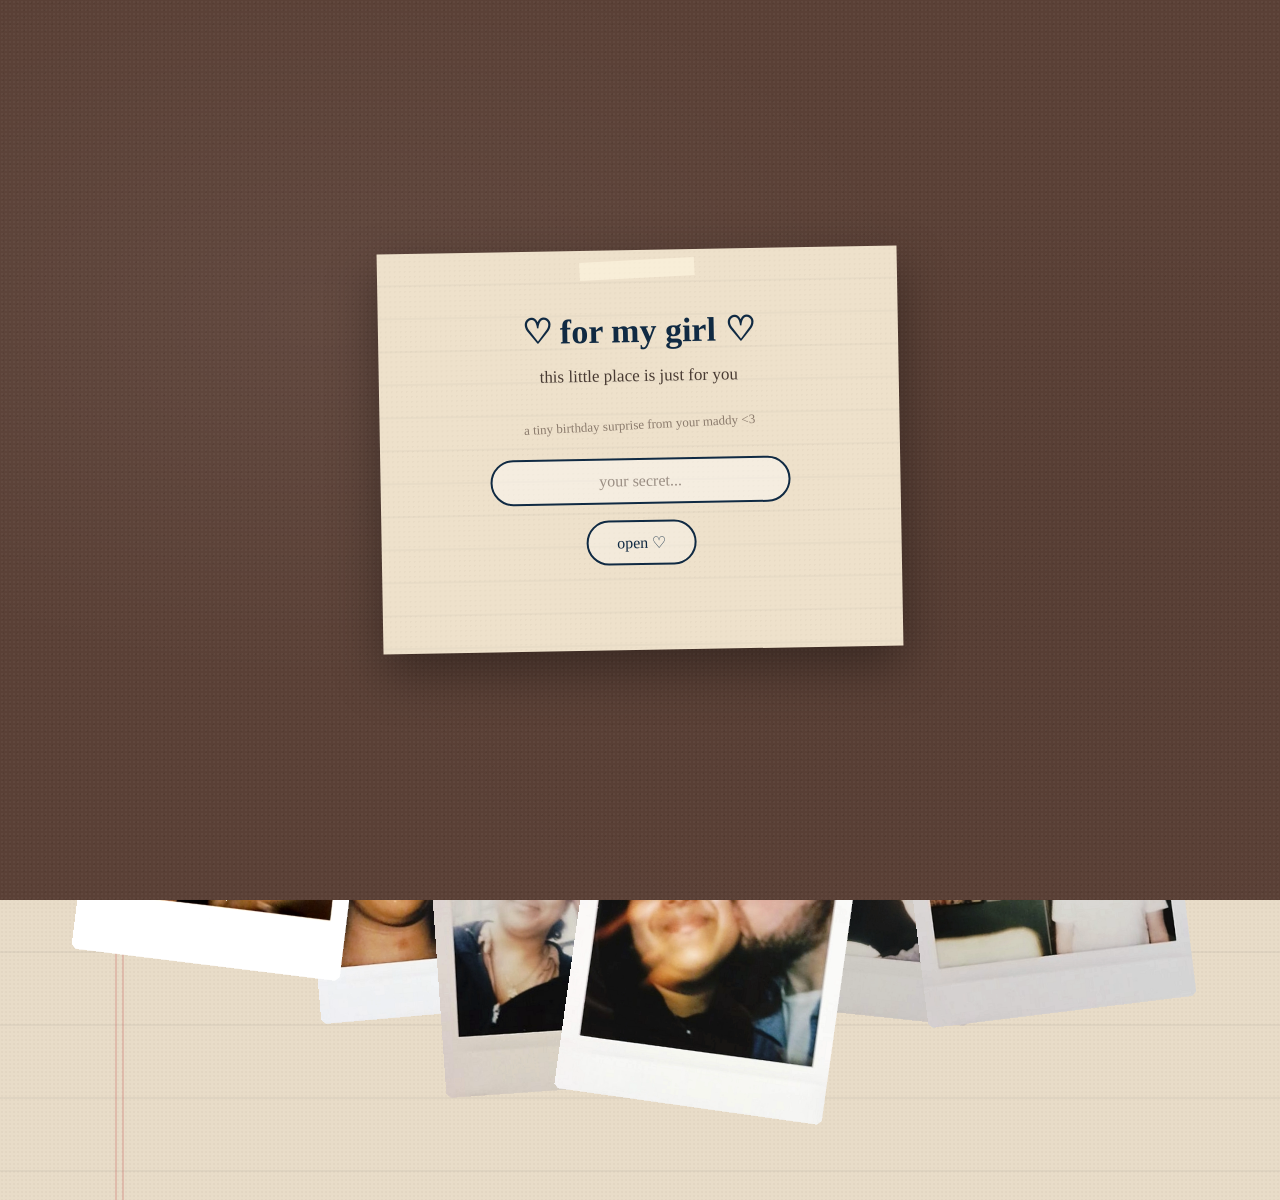
<file: index.html>
<!DOCTYPE html>
<html lang="en">

<head>
    <meta charset="UTF-8">
    <meta name="viewport" content="width=device-width, initial-scale=1.0">

    <title>Happy Birthday, Shi ♡</title>

    <link rel="stylesheet" href="you_got_style.css">

    <style>

        .password-gate {
            position: fixed;
            inset: 0;
            z-index: 9999;
            display: flex;
            justify-content: center;
            align-items: center;
            padding: 25px;
            box-sizing: border-box;

            background-color: #5a4036;

            background-image:
                radial-gradient(
                    rgba(255,255,255,.035) 1px,
                    transparent 1px
                ),
                radial-gradient(
                    rgba(25,15,10,.065) 1px,
                    transparent 1px
                ),
                radial-gradient(
                    ellipse at 25% 35%,
                    rgba(255,255,255,.045),
                    transparent 45%
                ),
                radial-gradient(
                    ellipse at 75% 65%,
                    rgba(25,15,10,.06),
                    transparent 50%
                );

            background-size:
                4px 4px,
                7px 7px,
                100% 100%,
                100% 100%;

            transition:
                opacity .5s ease,
                visibility .5s ease;
        }

        .password-gate.hidden {
            opacity: 0;
            visibility: hidden;
            pointer-events: none;
        }

        .password-paper {
            position: relative;
            width: min(520px, 92vw);
            padding: 60px 45px 50px;
            box-sizing: border-box;
            text-align: center;

            background-color: #eee1cb;

            background-image:
                repeating-linear-gradient(
                    to bottom,
                    transparent 0,
                    transparent 31px,
                    rgba(90,90,90,.08) 32px,
                    transparent 33px
                ),
                radial-gradient(
                    rgba(80,60,40,.035) 1px,
                    transparent 1px
                );

            background-size:
                auto,
                5px 5px;

            box-shadow:
                0 20px 50px rgba(0,0,0,.35);

            transform: rotate(-1deg);

            animation:
                passwordPaperAppear .8s ease;
        }

        .password-paper.shake {
            animation: passwordShake .45s ease;
        }

        .password-paper::before {
            content: "";
            position: absolute;
            top: 10px;
            left: 50%;

            width: 115px;
            height: 18px;

            transform:
                translateX(-50%)
                rotate(-2deg);

            background:
                rgba(255,247,225,.6);
        }

        .password-title {
            margin: 0 0 12px;

            font-family: "Segoe Print", cursive;
            font-size: 34px;
            color: #102A43;
        }

        .password-subtitle {
            margin: 0 auto 28px;

            max-width: 360px;

            font-family: "Segoe Print", cursive;
            font-size: 17px;
            line-height: 1.6;
            color: #493b33;
        }

        .password-little-note {
            margin: 0 0 25px;

            font-family: "Segoe Print", cursive;
            font-size: 13px;
            color: #6b5a4e;

            opacity: .75;

            transform: rotate(-2deg);
        }

        .password-form {
            display: flex;
            flex-direction: column;
            align-items: center;
        }

        .password-input {
            width: min(300px, 80vw);

            padding: 12px 18px;
            box-sizing: border-box;

            border: 2px solid #102A43;
            border-radius: 25px;

            outline: none;

            background: rgba(255,255,255,.4);
            color: #102A43;

            font-family: "Segoe Print", cursive;
            font-size: 16px;
            text-align: center;

            transition:
                background-color .25s ease,
                box-shadow .25s ease,
                transform .25s ease;
        }

        .password-input:focus {
            background: rgba(255,255,255,.65);

            box-shadow:
                0 5px 12px rgba(16,42,67,.12);

            transform: translateY(-2px);
        }

        .password-input::placeholder {
            color: #75675d;
            opacity: .7;
        }

        .password-button {
            margin-top: 16px;

            padding: 11px 28px;

            border: 2px solid #102A43;
            border-radius: 25px;

            background: rgba(255,255,255,.3);
            color: #102A43;

            font-family: "Segoe Print", cursive;
            font-size: 16px;

            cursor: pointer;

            transition:
                transform .25s ease,
                background-color .25s ease,
                color .25s ease,
                box-shadow .25s ease;
        }

        .password-button:hover {
            background: #102A43;
            color: #eee1cb;

            transform: translateY(-3px);

            box-shadow:
                0 7px 14px rgba(16,42,67,.2);
        }

        .password-button:active {
            transform: translateY(3px);
        }

        .password-error {
            min-height: 22px;

            margin: 13px 0 0;

            font-family: "Segoe Print", cursive;
            font-size: 13px;

            color: #8b5149;

            opacity: 0;

            transition:
                opacity .2s ease;
        }

        .password-error.show {
            opacity: 1;
        }

        @keyframes passwordPaperAppear {

            from {
                opacity: 0;

                transform:
                    rotate(-1deg)
                    translateY(20px)
                    scale(.96);
            }

            to {
                opacity: 1;

                transform:
                    rotate(-1deg)
                    translateY(0)
                    scale(1);
            }

        }

        @keyframes passwordShake {

            0% {
                transform: rotate(-1deg) translateX(0);
            }

            15% {
                transform: rotate(-1deg) translateX(-10px);
            }

            30% {
                transform: rotate(-1deg) translateX(9px);
            }

            45% {
                transform: rotate(-1deg) translateX(-7px);
            }

            60% {
                transform: rotate(-1deg) translateX(6px);
            }

            75% {
                transform: rotate(-1deg) translateX(-3px);
            }

            100% {
                transform: rotate(-1deg) translateX(0);
            }

        }

        @media (max-width: 768px) {

            .password-paper {
                padding:
                    55px
                    25px
                    40px;
            }

            .password-title {
                font-size: 28px;
            }

            .password-subtitle {
                font-size: 15px;
            }

            .password-input {
                font-size: 15px;
            }

        }

    </style>

</head>


<body>

    <div
        class="password-gate"
        id="passwordGate"
    >

        <div
            class="password-paper"
            id="passwordPaper"
        >

            <h1 class="password-title">
                ♡ for my girl ♡
            </h1>

            <p class="password-subtitle">
                this little place is just for you
            </p>

            <p class="password-little-note">
                a tiny birthday surprise from your maddy &lt;3
            </p>

            <form
                class="password-form"
                onsubmit="unlockBirthdaySite(event)"
            >

                <input
                    type="password"
                    id="birthdayPassword"
                    class="password-input"
                    placeholder="your secret..."
                    autocomplete="off"
                    aria-label="Birthday website password"
                >

                <button
                    type="submit"
                    class="password-button"
                >
                    open ♡
                </button>

                <p
                    class="password-error"
                    id="passwordError"
                >
                    hmmmm... thats not it hehe
                </p>

            </form>

        </div>

    </div>


    <main class="notebook">

        <header class="notebook-header">

            <h1>
                Happy Birthday, Shi ♡
            </h1>

            <div class="notebook-signature">
                M + S
            </div>

        </header>


        <section class="notebook-paper homepage-paper">

            <section class="polaroid-scene">

                <img
                    class="memory-photo photo-10"
                    src="polaroids/polaroid 10.png"
                    alt="A memory of us"
                >

                <img
                    class="memory-photo photo-11"
                    src="polaroids/polaroid 11.png"
                    alt="A memory of us"
                >

                <img
                    class="memory-photo photo-1"
                    src="polaroids/polaroid 1.png"
                    alt="A memory of us"
                >

                <img
                    class="memory-photo photo-2"
                    src="polaroids/polaroid 2.png"
                    alt="A memory of us"
                >

                <img
                    class="memory-photo photo-3"
                    src="polaroids/polaroid 3.png"
                    alt="A memory of us"
                >

                <img
                    class="memory-photo photo-4"
                    src="polaroids/polaroid 4.png"
                    alt="A memory of us"
                >

                <img
                    class="memory-photo photo-5"
                    src="polaroids/polaroid 5.png"
                    alt="A memory of us"
                >

                <img
                    class="memory-photo photo-6"
                    src="polaroids/polaroid 6.png"
                    alt="A memory of us"
                >

                <img
                    class="memory-photo photo-7"
                    src="polaroids/polaroid 7.png"
                    alt="A memory of us"
                >

                <img
                    class="memory-photo photo-8"
                    src="polaroids/polaroid 8.png"
                    alt="A memory of us"
                >

                <img
                    class="memory-photo photo-9"
                    src="polaroids/polaroid 9.png"
                    alt="A memory of us"
                >

            </section>


            <section class="birthday-content">

                <a
                    href="our_memories.html"
                    class="memories-button"
                >
                    ♡ Our Memories ♡
                </a>

            </section>

        </section>

    </main>


    <div
        class="birthday-secret-overlay"
        id="birthdaySecretOverlay"
        aria-hidden="true"
    >

        <div class="birthday-letter">

            <button
                class="birthday-secret-close"
                type="button"
                onclick="closeBirthdayMessage()"
                aria-label="Close birthday message"
            >
                ×
            </button>

            <img
                class="secret-birthday-photo"
                src="images/secret_birthday.jpg"
                alt="A special memory of us"
            >

            <div class="birthday-letter-content">

                <h2>
                    happy birthday honeyyyyy ♡
                </h2>

                <div class="birthday-message">

                    <p>
                        to my dearly beloved, Shianne
                    </p>

                    <p>
                        i really dont know how to start this without turning into a 6 hour yap session or without crying and making a fuck ton of typo's, so guess you might have to deal with both XD, i have been thinking about how much you have changed my life since you came into it, and to be honest, i dont think that i would have ever known just how much happiness one person could bring to someone else's life until i met you.
                    </p>

                    <p>
                        there are many tiny things about us that i adore and cherish, from the stupid jokes, to all the random convo's that end up turning into us yapping for hours on end, i love the games that we play together from those late night uno games where you would dominate every round cause you a boss frfr, to the big gaming sessions on valorant and minecraft where we dont even have to have deep conversations where we can just sit together spouting whatever random thing that comes to our mind and laugh like drunk idiots XD, your adorable little laughs that make my heart feel so warm and cozy, the silly little memories we share and even the moments where nothing is happening at all, and every single one my heart soul and mind cherish so dearly and hold so close to my heart. even though some of those moments are like dead quiet i honestly love them still, just knowing that i get to sit there with my girl and exist in the same moment as her, i dont need anything crazy or exciting to happen i dont need an adventure or to have the perfect day everyday, most the time all i want is you. and honestly i think thats one of the things that i love the most about you faefae, you make even the smallest most tiny incy wincy moments feel like they are worth remembering.
                    </p>

                    <p>
                        i wish i could take every little memory we have made and will make and stuff it into this tiny website. every giggle, every laugh, every silly conversation, every photo, every hug, kiss, "i love you", tear. every single moment we spend i wish i could have here to show you just how many of these moments we have shared, how many of them have meant the absolute world to me, how every one of these little moments that everyone wouldnt even know happened, some that i dont even realise until later when i look back, makes me fall in love with my girl all over again,
                    </p>

                    <p>
                        to be honest when i look at these photos of us, i dont just see a bunch of pictures...
                        i see us. i see the girl who makes me laugh until my stomach aches. i see the girl that i can talk to about literally anything imaginable. i see the girl who somehow always finds a way to make me feel happier by just being herself, who makes me feel happy enough to be myself. and i see the person that i am so fucking lucky to call my girlfriend. and i hope you know just how proud i am of you, Shi. not just because its your birthday nor the fact your now 20, but because of you faefae, im proud of the person you are, and everything that makes you, you. you go out of your way to help anyone in need, you have a golden heart my love, and thanks to you my heart was opened up too, you gave me so much to be thankfull for and yet still act like you dont deserve the world, but honestly you deserve more than the world you deserve every little grain of sand every little ounce of mas on every planet, every star, everything in the universe and that doesnt even begin to cover how much debt this world should owe towards such an amazing girl.
                    </p>

                    <p>
                        you deserve so much happiness, to feel loved, appreciated, cherished and reminded of just how fucking amazing you are, and if i can give you even a tiny part of that happiness daily then i'll be happy cause you deserve so much my love, and i swear on every single person in my life that i will always strive to give you everything i can. i know that this website isnt some massive grand gesture of my love nor is it perfect but every little part of it was made because i want to give you something that was ours, those little memories we share, something you could look through to and smile at. someting that reminds you of us, something that even if you come back to years from now might make you think "yeahhh... that was me and maddy". and to be honest that is all i really want, i want to keep making these memories with you, make more stupid photos, more games together, more laughs, more days where i get to say thats my girl, more us. so again, happy birthday to my beautiful girl. i hope your 20th year will be filled with joy and great health, and i hope i get to be there beside you for as much of it as i possibly can and hopefully i can make more visits to you than i have done this year.
                    </p>

                    <p>
                        i love you more than i think i will ever be able to properly explain.
                    </p>

                    <p>
                        i love you, Mo Chuisle.
                    </p>

                </div>

                <p class="birthday-signoff">
                    - your maddy &lt;3
                </p>

                <button
                    class="love-you-button"
                    type="button"
                    onclick="closeBirthdayMessage()"
                >
                    i love you ♥
                </button>

            </div>

        </div>

    </div>


    <script>

        const PASSWORD = "cutie";

        const passwordGate =
            document.getElementById("passwordGate");

        const passwordPaper =
            document.getElementById("passwordPaper");

        const passwordInput =
            document.getElementById("birthdayPassword");

        const passwordError =
            document.getElementById("passwordError");


        function unlockBirthdaySite(event) {

            event.preventDefault();

            const enteredPassword =
                passwordInput.value;

            if (enteredPassword === PASSWORD) {

                passwordError.classList.remove("show");

                passwordGate.classList.add("hidden");

                passwordInput.blur();

            } else {

                passwordError.classList.add("show");

                passwordPaper.classList.remove("shake");

                void passwordPaper.offsetWidth;

                passwordPaper.classList.add("shake");

                passwordInput.value = "";

                passwordInput.focus();

            }

        }


        const birthdaySecretOverlay =
            document.getElementById(
                "birthdaySecretOverlay"
            );


        function checkBirthdayUnlock() {

            const unlocked =
                localStorage.getItem(
                    "birthdayMessageUnlocked"
                );

            if (unlocked === "true") {

                birthdaySecretOverlay.classList.add(
                    "active"
                );

                birthdaySecretOverlay.setAttribute(
                    "aria-hidden",
                    "false"
                );

            }

        }


        function closeBirthdayMessage() {

            birthdaySecretOverlay.classList.remove(
                "active"
            );

            birthdaySecretOverlay.setAttribute(
                "aria-hidden",
                "true"
            );

            localStorage.removeItem(
                "birthdayMessageUnlocked"
            );

        }


        birthdaySecretOverlay.addEventListener(
            "click",
            event => {

                if (
                    event.target ===
                    birthdaySecretOverlay
                ) {

                    closeBirthdayMessage();

                }

            }
        );


        document.addEventListener(
            "keydown",
            event => {

                if (event.key === "Escape") {

                    closeBirthdayMessage();

                }

            }
        );


        checkBirthdayUnlock();

    </script>

</body>

</html>
</file>
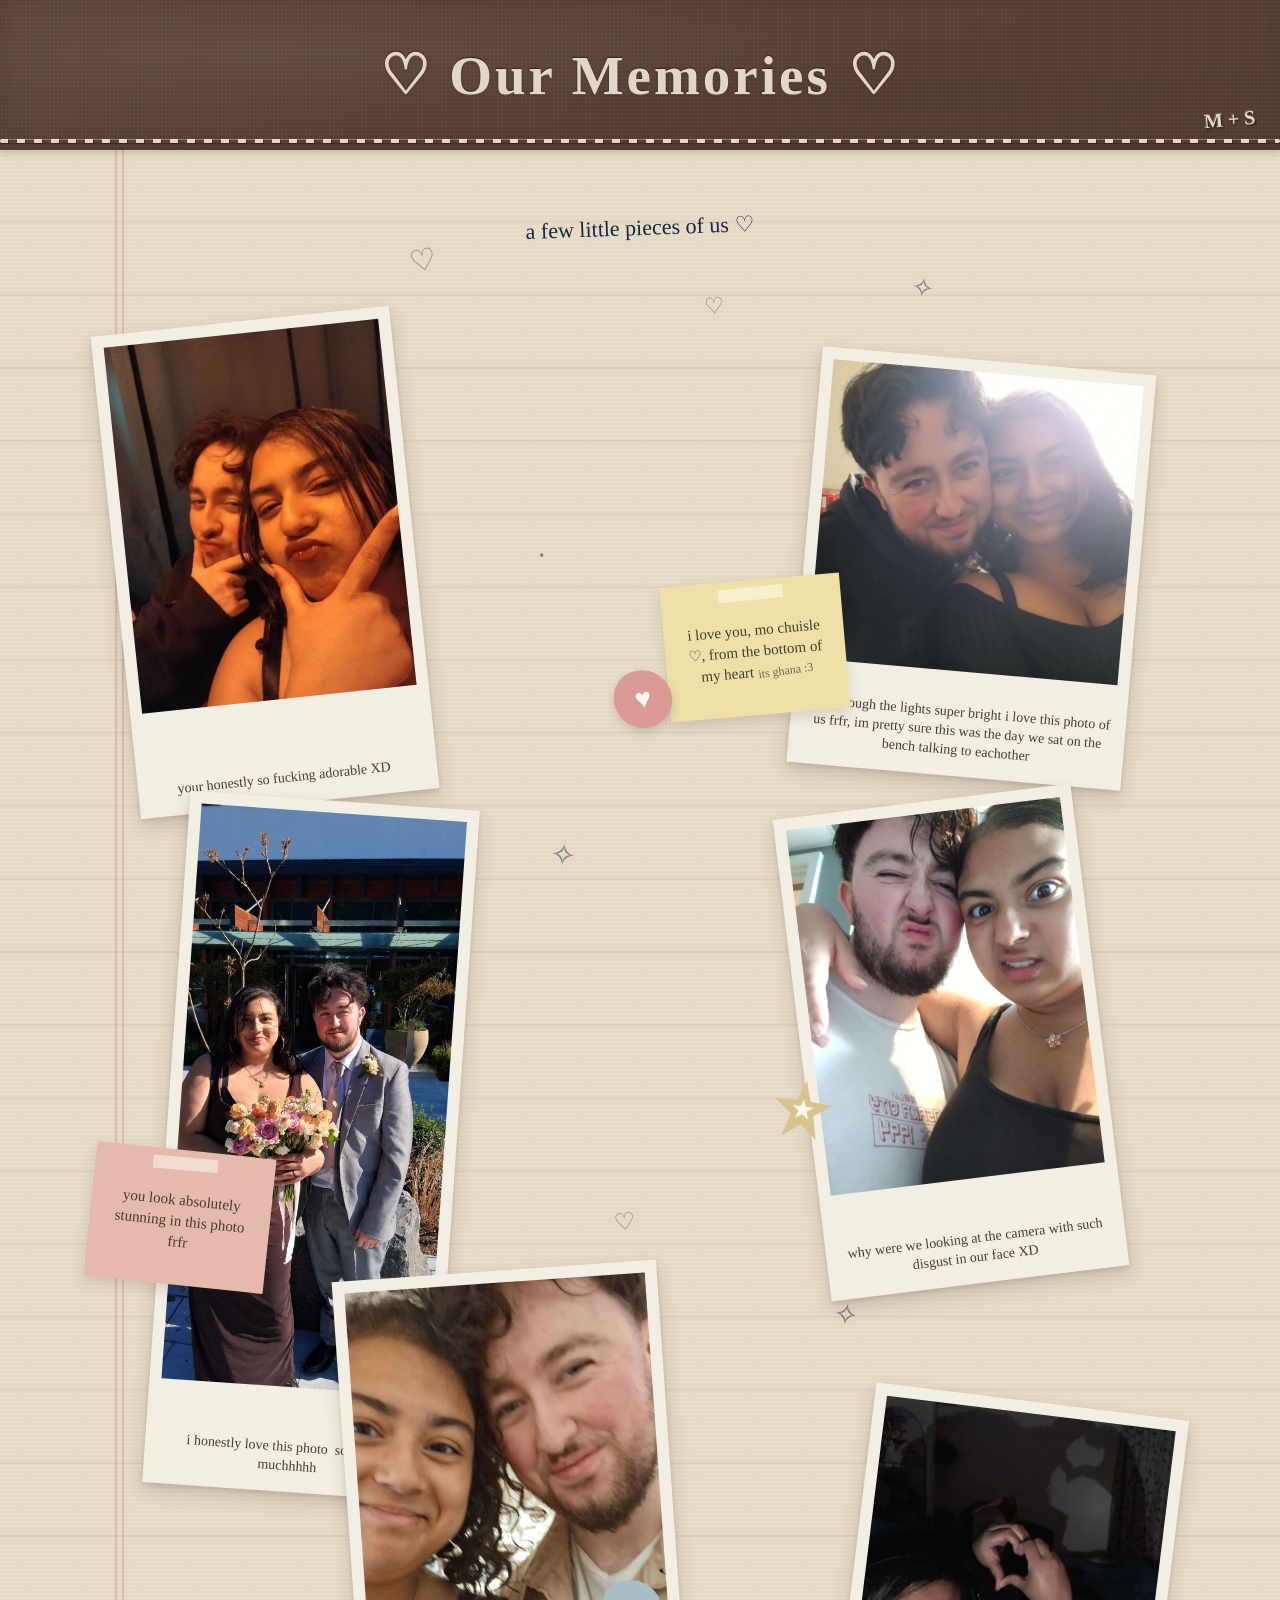
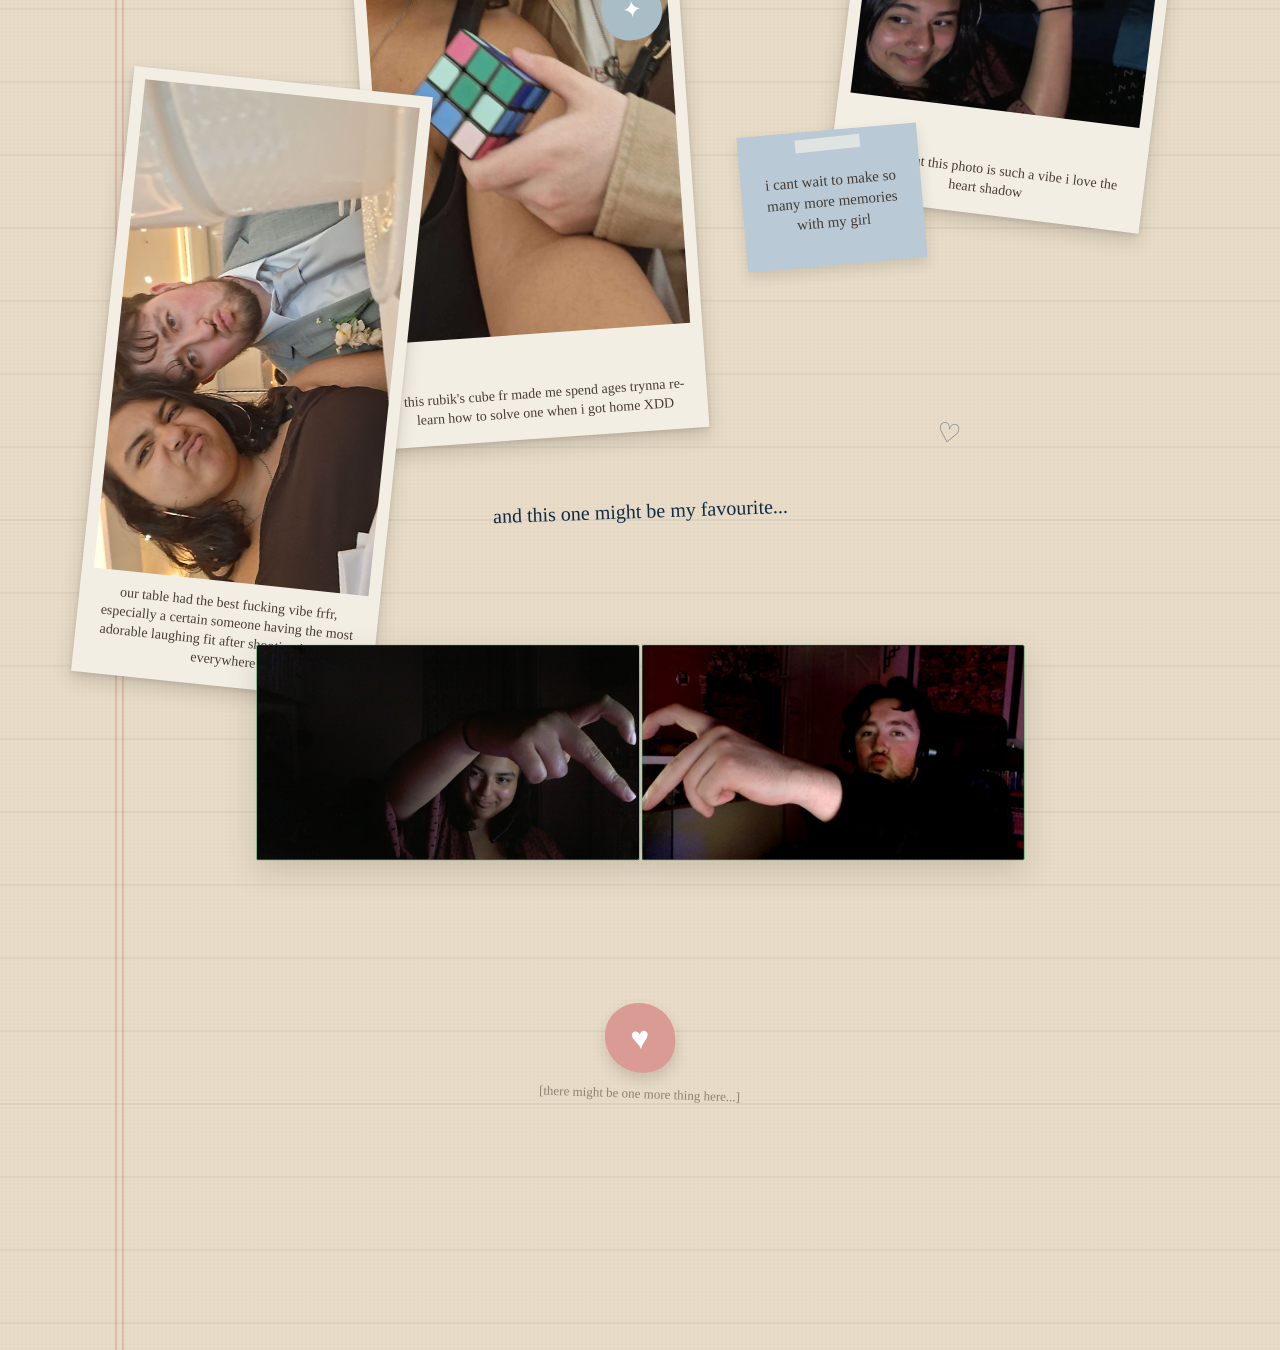
<file: our_memories.html>
<!DOCTYPE html>
<html lang="en">

<head>
    <meta charset="UTF-8">
    <meta name="viewport" content="width=device-width, initial-scale=1.0">

    <title>Our Memories ♡</title>

    <link rel="stylesheet" href="you_got_style.css">
</head>

<body>

    <main class="notebook">

        

        <header class="notebook-header">

            <h1>♡ Our Memories ♡</h1>

            <div class="notebook-signature">
                M + S
            </div>

        </header>


        

        <section class="notebook-paper memories-paper">

            <section class="scrapbook">

                

                <div class="scrapbook-intro">

                    <p>
                        a few little pieces of us ♡
                    </p>

                </div>


                

                <figure class="memory-card memory-card-1">

                    <img
                        src="memories/memory_1.jpg"
                        alt="A memory of us"
                    >

                    <figcaption>
                        your honestly so fucking adorable XD
                        
                        
                        ㅤㅤㅤㅤㅤㅤㅤㅤㅤㅤㅤㅤㅤㅤㅤㅤㅤㅤ
                        ㅤㅤㅤㅤㅤㅤㅤㅤㅤㅤㅤㅤ
                        
                        
                    </figcaption>

                </figure>


                

                <figure class="memory-card memory-card-2">

                    <img
                        src="memories/memory_2.jpg"
                        alt="A memory of us"
                    >

                    <figcaption>
                        even though the lights super bright i love this photo of us frfr,
                        im pretty sure this was the day we sat on the bench talking to eachother
                    </figcaption>

                </figure>


                

                <figure class="memory-card memory-card-3">

                    <img
                        src="memories/memory_3.jpg"
                        alt="A memory of us"
                    >

                    <figcaption>
                        ㅤㅤㅤi honestly love this photo ㅤㅤㅤㅤㅤㅤ
                        so fucking muchhhhh
                        ㅤㅤㅤㅤㅤㅤㅤㅤㅤㅤㅤㅤㅤㅤㅤㅤㅤㅤㅤㅤ
                    </figcaption>

                </figure>


                

                <figure class="memory-card memory-card-4">

                    <img
                        src="memories/memory_4.jpg"
                        alt="A silly memory of us"
                    >

                    <figcaption>
                        why were we looking at the camera ㅤwith such disgust in our face XD
                        ㅤㅤㅤㅤㅤㅤㅤㅤㅤㅤㅤㅤㅤㅤㅤㅤㅤㅤㅤㅤㅤㅤㅤㅤㅤㅤ
                    </figcaption>

                </figure>


                

                <figure class="memory-card memory-card-5">

                    <img
                        src="memories/memory_5.jpg"
                        alt="A memory of us"
                    >

                    <figcaption>
                        this rubik's cube fr made me spend ages trynna re-learn how to solve one when i got home XDD
                    </figcaption>

                </figure>


                

                <figure class="memory-card memory-card-6">

                    <img
                        src="memories/memory_6.png"
                        alt="A silly memory of us"
                    >

                    <figcaption>
                        idk why but this photo is such a vibeㅤㅤㅤㅤ i love the heart shadowㅤㅤㅤㅤㅤㅤㅤㅤㅤㅤㅤㅤㅤㅤㅤㅤㅤㅤㅤㅤㅤㅤ
                    </figcaption>

                </figure>


                

                <figure class="memory-card memory-card-7">

                    <img
                        src="memories/memory_7.jpg"
                        alt="A memory of us"
                    >

                    <figcaption>
                        our table had the best fucking vibe frfr, especially a certain someone having the most adorable laughing fit after shooting her drink everywhere
                    </figcaption>

                </figure>


                

                <div class="sticky-note sticky-note-1">

                    <span>
                        i love you, mo chuisle ♡, from the bottom of my heart
                        <span class="ghana-joke">its ghana :3</span>
                    </span>

                </div>


                <div class="sticky-note sticky-note-2">

                    <span>
                        you look absolutely stunning in this photo frfr
                    </span>

                </div>


                <div class="sticky-note sticky-note-3">

                    <span>
                        i cant wait to make so many more memories with my girl
                    </span>

                </div>


                

                <button
                    class="secret-sticker sticker-heart"
                    type="button"
                    data-message="pssst... I love you."
                    aria-label="A secret message"
                >
                    ♥
                </button>


                <button
                    class="secret-sticker sticker-star"
                    type="button"
                    data-message="you're my little star <3"
                    aria-label="A secret message"
                >
                    ★
                </button>


                <button
                    class="secret-sticker sticker-note"
                    type="button"
                    data-message="i honestly miss you so fucking much frfr"
                    aria-label="A secret message"
                >
                    ✦
                </button>


                

                <div class="scrapbook-doodle doodle-1">♡</div>

                <div class="scrapbook-doodle doodle-2">✧</div>

                <div class="scrapbook-doodle doodle-3">♡</div>

                <div class="scrapbook-doodle doodle-4">♡</div>

                <div class="scrapbook-doodle doodle-5">✦</div>

                <div class="scrapbook-doodle doodle-6">·</div>

                <div class="scrapbook-doodle doodle-7">♡</div>

                <div class="scrapbook-doodle doodle-8">✧</div>

                <div class="scrapbook-doodle doodle-9">· ·</div>

                <div class="scrapbook-doodle doodle-10">♡</div>

                <div class="scrapbook-doodle doodle-11">✦</div>

                <div class="scrapbook-doodle doodle-12">♡</div>

                <div class="scrapbook-doodle doodle-13">✧</div>

                <div class="scrapbook-doodle doodle-14">·</div>

                <div class="scrapbook-doodle doodle-15">♡</div>

                <div class="scrapbook-doodle doodle-16">✦</div>

                <div class="scrapbook-doodle doodle-17">♡</div>

                <div class="scrapbook-doodle doodle-18">✧</div>

                <div class="scrapbook-doodle doodle-19">· · ·</div>

                <div class="scrapbook-doodle doodle-20">♡</div>


                

                <section class="heart-ending">

                    <div class="heart-intro">
                        <p>
                            and this one might be my favourite...
                        </p>
                    </div>


                    <img
                        class="us-heart-image"
                        src="images/us-heart.png"
                        alt="Us making a heart together"
                    >


                    <button
                        class="final-heart-button"
                        type="button"
                        aria-label="One more thing"
                        onclick="unlockBirthdayMessage()"
                    >
                        ♥
                    </button>


                    <p class="heart-hint">
                        [there might be one more thing here...]
                    </p>

                </section>

            </section>

        </section>

    </main>


    

    <div
        class="secret-overlay"
        id="secretOverlay"
        aria-hidden="true"
    >

        <div class="secret-popup">

            <button
                class="secret-close"
                type="button"
                onclick="closeSecretMessage()"
                aria-label="Close"
            >
                ×
            </button>

            <div
                class="secret-popup-message"
                id="secretPopupMessage"
            ></div>

        </div>

    </div>


    

    <script>

        

        const secretOverlay =
            document.getElementById("secretOverlay");

        const secretPopupMessage =
            document.getElementById("secretPopupMessage");


        document
            .querySelectorAll(".secret-sticker")
            .forEach(sticker => {

                sticker.addEventListener("click", () => {

                    const message =
                        sticker.dataset.message;

                    secretPopupMessage.textContent =
                        message;

                    secretOverlay.classList.add("active");

                    secretOverlay.setAttribute(
                        "aria-hidden",
                        "false"
                    );

                });

            });


        

        function closeSecretMessage() {

            secretOverlay.classList.remove("active");

            secretOverlay.setAttribute(
                "aria-hidden",
                "true"
            );

        }


        

        secretOverlay.addEventListener(
            "click",
            event => {

                if (
                    event.target === secretOverlay
                ) {
                    closeSecretMessage();
                }

            }
        );


        

        document.addEventListener(
            "keydown",
            event => {

                if (event.key === "Escape") {
                    closeSecretMessage();
                }

            }
        );


        

        function unlockBirthdayMessage() {

            localStorage.setItem(
                "birthdayMessageUnlocked",
                "true"
            );

            window.location.href =
                "index.html";

        }

    </script>

</body>

</html>
</file>
<file: you_got_style.css>
:root {
    --shi-blue: #102A43;
    --paper: #e8dcc8;
    --notebook-brown: #5a4036;
    --paper-text: #f5eee3;
    --thread: #eadfd2;
    --thread-shadow: #39251d;

    --sticky-yellow: #efe0a8;
    --sticky-pink: #e6b9ad;
    --sticky-blue: #b9c9d5;
}




html,
body {
    margin: 0;
    padding: 0;
    min-height: 100%;
}

body {
    background-color: var(--paper);

    background-image:
        radial-gradient(
            rgba(80, 60, 40, 0.035) 1px,
            transparent 1px
        ),
        radial-gradient(
            rgba(255, 255, 255, 0.04) 1px,
            transparent 1px
        );

    background-size:
        4px 4px,
        7px 7px;

    overflow-x: hidden;
}




.notebook {
    position: relative;
    min-height: 100vh;
}




.notebook-header {
    position: relative;

    min-height: 150px;

    display: flex;
    justify-content: center;
    align-items: center;

    color: var(--paper-text);

    background-color: var(--notebook-brown);

    background-image:

        radial-gradient(
            rgba(255, 255, 255, 0.035) 1px,
            transparent 1px
        ),

        radial-gradient(
            rgba(25, 15, 10, 0.065) 1px,
            transparent 1px
        ),

        radial-gradient(
            ellipse at 25% 35%,
            rgba(255, 255, 255, 0.045),
            transparent 45%
        ),

        radial-gradient(
            ellipse at 75% 65%,
            rgba(25, 15, 10, 0.06),
            transparent 50%
        ),

        linear-gradient(
            110deg,
            rgba(255, 255, 255, 0.025),
            transparent 35%,
            rgba(25, 15, 10, 0.04)
        );

    background-size:
        4px 4px,
        7px 7px,
        100% 100%,
        100% 100%,
        100% 100%;

    box-shadow:
        inset 0 -10px 20px rgba(30, 18, 13, 0.15),
        0 3px 6px rgba(50, 35, 25, 0.16);

    z-index: 20;
}




.notebook-header h1 {
    margin: 0;
    padding: 0 20px;

    font-family: "Segoe Print", cursive;

    font-size: 55px;

    letter-spacing: 3px;

    text-align: center;

    color: #e8ddd0;

    text-shadow:
        0 -1px 1px rgba(35, 23, 18, 0.7),
        0 1px 0 rgba(255, 255, 255, 0.13),
        0 2px 3px rgba(35, 23, 18, 0.2);

    opacity: 0.96;

    position: relative;

    z-index: 2;
}



.notebook-header::before {
    content: "";

    position: absolute;

    left: 0;
    right: 0;

    bottom: 6px;

    height: 5px;

    background:
        repeating-linear-gradient(
            90deg,

            var(--thread-shadow) 0,
            var(--thread-shadow) 9px,

            transparent 9px,
            transparent 17px
        );

    border-radius: 999px;

    opacity: 0.75;

    filter: blur(0.2px);

    pointer-events: none;

    z-index: 3;
}


.notebook-header::after {
    content: "";

    position: absolute;

    left: 0;
    right: 0;

    bottom: 7px;

    height: 4px;

    background:
        repeating-linear-gradient(
            90deg,

            var(--thread) 0,
            var(--thread) 8px,

            transparent 8px,
            transparent 17px
        );

    border-radius: 999px;

    box-shadow:
        0 1px 1px rgba(40, 25, 18, 0.45),
        inset 0 1px 0 rgba(255, 255, 255, 0.35);

    opacity: 0.95;

    pointer-events: none;

    z-index: 4;
}




.notebook-signature {
    position: absolute;

    right: 25px;
    bottom: 19px;

    font-family: "Segoe Print", cursive;

    font-size: 20px;

    font-weight: bold;

    color: var(--thread);

    transform: rotate(-5deg);

    opacity: 0.95;

    text-shadow:
        1px 1px 0 var(--thread-shadow),
        2px 2px 1px rgba(45, 27, 20, 0.35),
        -1px -1px 0 rgba(255, 255, 255, 0.22),
        0 2px 3px rgba(40, 25, 18, 0.3);

    z-index: 5;
}



.notebook-paper {
    position: relative;

    min-height: 1050px;

    background-color: var(--paper);

    background-image:

        repeating-linear-gradient(
            to bottom,

            transparent 0,
            transparent 71px,

            rgba(80, 80, 80, 0.12) 72px,

            transparent 73px
        ),

        radial-gradient(
            rgba(80, 60, 40, 0.035) 1px,
            transparent 1px
        ),

        radial-gradient(
            rgba(255, 255, 255, 0.04) 1px,
            transparent 1px
        );

    background-size:
        auto,
        4px 4px,
        7px 7px;
}



.notebook-paper::before {
    content: "";

    position: absolute;

    top: 0;
    bottom: 0;

    left: 115px;

    width: 2px;

    background:
        rgba(190, 70, 70, 0.22);

    box-shadow:
        7px 0 0 rgba(190, 70, 70, 0.22);

    pointer-events: none;

    z-index: 1;
}




.polaroid-scene {
    position: absolute;

    top: 8px;

    left: 0;
    right: 0;

    height: 950px;

    overflow: visible;

    z-index: 2;
}




.memory-photo {
    width: 270px;

    opacity: 0;

    animation:
        polaroidAppear 2.5s ease forwards,
        polaroidFloat 6s ease-in-out infinite;
}




.photo-1 {
    position: absolute;

    top: 10%;
    left: 13%;

    transform: rotate(-8deg);

    animation-delay: 0.2s;
}


.photo-2 {
    position: absolute;

    top: 10%;
    right: 13%;

    transform: rotate(7deg);

    animation-delay: 0.5s;
}


.photo-3 {
    position: absolute;

    top: 56%;
    left: 24%;

    transform: rotate(-5deg);

    animation-delay: 0.8s;
}


.photo-4 {
    position: absolute;

    top: 56%;
    right: 23%;

    transform: rotate(6deg);

    animation-delay: 1.1s;
}


.photo-5 {
    position: absolute;

    top: 51%;
    left: 7%;

    transform: rotate(7deg);

    animation-delay: 1.4s;
}


.photo-6 {
    position: absolute;

    top: 0;
    left: 38%;

    transform: rotate(5deg);

    animation-delay: 1.7s;
}


.photo-7 {
    position: absolute;

    top: 56%;
    right: 8%;

    transform: rotate(-7deg);

    animation-delay: 2s;
}


.photo-8 {
    position: absolute;

    top: 64%;
    left: 34%;

    transform: rotate(-4deg);

    animation-delay: 2.3s;
}


.photo-9 {
    position: absolute;

    top: 66%;
    right: 34%;

    transform: rotate(8deg);

    animation-delay: 2.6s;
}


.photo-10 {
    position: absolute;

    top: 2%;
    left: 4%;

    transform: rotate(6deg);

    animation-delay: 2.9s;
}


.photo-11 {
    position: absolute;

    top: 1%;
    right: 6%;

    transform: rotate(-5deg);

    animation-delay: 3.2s;
}




.birthday-content {
    position: absolute;

    top: 47%;
    left: 0;

    width: 100%;

    transform: translateY(-50%);

    z-index: 10;

    display: flex;

    flex-direction: column;

    align-items: center;
}




.memories-button {
    margin-top: 20px;

    padding: 12px 30px;

    color: var(--shi-blue);

    background: rgba(255, 255, 255, 0.35);

    text-decoration: none;

    font-family: "Segoe Print", cursive;

    font-size: 18px;

    border: 2px solid var(--shi-blue);

    border-radius: 30px;

    transition:
        transform 0.3s ease,
        background-color 0.3s ease,
        color 0.3s ease,
        box-shadow 0.3s ease;
}


.memories-button:hover {
    background-color: var(--shi-blue);

    color: var(--paper);

    transform: translateY(-4px);

    box-shadow:
        0 6px 12px rgba(16, 42, 67, 0.2);
}


.memories-button:active {
    transform: translateY(5px);

    box-shadow:
        0 1px 2px rgba(16, 42, 67, 0.2);
}




@keyframes polaroidAppear {

    from {
        opacity: 0;
    }

    to {
        opacity: 1;
    }
}


@keyframes polaroidFloat {

    0% {
        margin-top: 0;
    }

    50% {
        margin-top: -5px;
    }

    100% {
        margin-top: 0;
    }
}




.memories-paper {
    min-height: 2800px;
}


.scrapbook {
    position: relative;

    min-height: 2750px;

    z-index: 2;

    overflow: hidden;
}




.scrapbook-intro {
    position: absolute;

    top: 65px;

    left: 50%;

    transform:
        translateX(-50%)
        rotate(-2deg);

    font-family: "Segoe Print", cursive;

    font-size: 22px;

    color: var(--shi-blue);

    z-index: 8;
}


.scrapbook-intro p {
    margin: 0;
}




.memory-card {
    position: absolute;

    margin: 0;

    

    padding: 12px 12px 105px;

    box-sizing: border-box;

    background: #f3eee4;

    box-shadow:
        0 8px 18px rgba(55, 42, 32, 0.18),
        0 2px 4px rgba(55, 42, 32, 0.12);

    z-index: 4;

    transition:
        transform 0.3s ease,
        box-shadow 0.3s ease;
}


.memory-card:hover {
    z-index: 20;

    box-shadow:
        0 14px 28px rgba(55, 42, 32, 0.23);

    transform:
        translateY(-5px)
        rotate(0deg);
}


.memory-card img {
    display: block;

    width: 100%;

    height: auto;

    object-fit: contain;
}


.memory-card figcaption {
    position: absolute;

    left: 14px;
    right: 14px;

    bottom: 16px;

    font-family: "Segoe Print", cursive;

    font-size: 14px;

    line-height: 1.35;

    color: #493b33;

    text-align: center;
}




.memory-card-1 {
    width: 300px;

    top: 170px;
    left: 9%;

    transform: rotate(-6deg);
}




.memory-card-2 {
    width: 335px;

    top: 210px;
    right: 11%;

    

    padding-bottom: 105px;

    transform: rotate(5deg);
}




.memory-card-3 {
    width: 290px;

    top: 650px;
    left: 13%;

    transform: rotate(4deg);
}




.memory-card-4 {
    width: 300px;

    top: 650px;
    right: 14%;

    transform: rotate(-7deg);
}




.memory-card-5 {
    width: 325px;

    top: 1120px;
    left: 28%;

    transform: rotate(-4deg);
}




.memory-card-6 {
    width: 315px;

    top: 1250px;
    right: 9%;

    transform: rotate(7deg);
}




.memory-card-7 {
    width: 300px;

    top: 1530px;
    left: 8%;

    transform: rotate(6deg);
}




.sticky-note {
    position: absolute;

    width: 180px;
    min-height: 135px;

    padding: 25px 18px 18px;

    box-sizing: border-box;

    display: flex;

    justify-content: center;

    align-items: center;

    text-align: center;

    font-family: "Segoe Print", cursive;

    font-size: 15px;

    line-height: 1.4;

    color: #443a32;

    box-shadow:
        0 6px 13px rgba(50, 40, 30, 0.14);

    z-index: 8;

    transition:
        transform 0.25s ease;
}


.sticky-note:hover {
    transform:
        scale(1.04)
        rotate(0deg);
}


.sticky-note::before {
    content: "";

    position: absolute;

    top: 7px;

    left: 50%;

    width: 65px;

    height: 13px;

    transform:
        translateX(-50%)
        rotate(-1deg);

    background:
        rgba(255, 250, 235, 0.55);
}


.sticky-note-1 {
    top: 430px;
    right: 34%;

    background: var(--sticky-yellow);

    transform: rotate(-5deg);
}


.sticky-note-2 {
    top: 1000px;
    left: 7%;

    background: var(--sticky-pink);

    transform: rotate(6deg);
}


.sticky-note-3 {
    top: 1580px;
    right: 28%;

    background: var(--sticky-blue);

    transform: rotate(-5deg);
}




.secret-sticker {
    position: absolute;

    border: none;

    cursor: pointer;

    font-family: "Segoe Print", cursive;

    display: flex;

    justify-content: center;

    align-items: center;

    transition:
        transform 0.2s ease,
        box-shadow 0.2s ease;

    z-index: 10;
}


.secret-sticker:hover {
    transform:
        scale(1.12)
        rotate(-4deg);
}


.secret-sticker:active {
    transform:
        scale(0.94)
        rotate(2deg);
}


.sticker-heart {
    top: 520px;
    left: 48%;

    width: 58px;
    height: 58px;

    background:
        #d99b93;

    color: #fff8f0;

    font-size: 28px;

    border-radius:
        47% 53% 48% 52%;

    box-shadow:
        0 5px 10px rgba(70, 45, 40, 0.18);

    transform: rotate(-10deg);
}


.sticker-star {
    top: 930px;
    right: 35%;

    width: 58px;
    height: 58px;

    background:
        #d8c28e;

    color: #fff9e7;

    font-size: 28px;

    clip-path:
        polygon(
            50% 0%,
            61% 36%,
            100% 38%,
            69% 60%,
            79% 100%,
            50% 76%,
            20% 100%,
            30% 60%,
            0% 38%,
            39% 36%
        );

    transform: rotate(8deg);
}


.sticker-note {
    top: 1430px;
    left: 47%;

    width: 60px;
    height: 60px;

    background:
        #a9bdc7;

    color: #fff;

    font-size: 24px;

    border-radius:
        45% 55% 50% 45%;

    transform: rotate(-7deg);
}




.scrapbook-doodle {
    position: absolute;

    font-family: "Segoe Print", cursive;

    color: var(--shi-blue);

    opacity: 0.48;

    z-index: 3;

    pointer-events: none;

    line-height: 1;
}




.doodle-1 {
    top: 95px;
    left: 32%;

    font-size: 30px;

    transform: rotate(-12deg);
}


.doodle-2 {
    top: 125px;
    right: 27%;

    font-size: 27px;

    transform: rotate(10deg);
}


.doodle-3 {
    top: 145px;
    left: 55%;

    font-size: 22px;

    transform: rotate(-5deg);
}




.doodle-4 {
    top: 330px;
    left: 28%;

    font-size: 24px;

    transform: rotate(8deg);
}


.doodle-5 {
    top: 300px;
    right: 31%;

    font-size: 28px;

    transform: rotate(-8deg);
}


.doodle-6 {
    top: 390px;
    left: 42%;

    font-size: 30px;

    transform: rotate(15deg);
}


.doodle-7 {
    top: 500px;
    right: 23%;

    font-size: 23px;

    transform: rotate(-12deg);
}




.doodle-8 {
    top: 690px;
    left: 43%;

    font-size: 31px;

    transform: rotate(7deg);
}


.doodle-9 {
    top: 760px;
    right: 30%;

    font-size: 18px;

    letter-spacing: 5px;

    transform: rotate(-5deg);
}


.doodle-10 {
    top: 850px;
    left: 29%;

    font-size: 25px;

    transform: rotate(-15deg);
}


.doodle-11 {
    top: 900px;
    right: 18%;

    font-size: 27px;

    transform: rotate(12deg);
}


.doodle-12 {
    top: 1060px;
    left: 48%;

    font-size: 24px;

    transform: rotate(-7deg);
}




.doodle-13 {
    top: 1150px;
    right: 33%;

    font-size: 30px;

    transform: rotate(9deg);
}


.doodle-14 {
    top: 1230px;
    left: 22%;

    font-size: 18px;

    letter-spacing: 4px;

    transform: rotate(-10deg);
}


.doodle-15 {
    top: 1340px;
    left: 43%;

    font-size: 26px;

    transform: rotate(13deg);
}


.doodle-16 {
    top: 1430px;
    right: 20%;

    font-size: 29px;

    transform: rotate(-6deg);
}



.doodle-17 {
    top: 1550px;
    left: 31%;

    font-size: 23px;

    transform: rotate(-14deg);
}


.doodle-18 {
    top: 1660px;
    right: 35%;

    font-size: 30px;

    transform: rotate(8deg);
}


.doodle-19 {
    top: 1780px;
    left: 23%;

    font-size: 16px;

    letter-spacing: 6px;

    transform: rotate(-5deg);
}


.doodle-20 {
    top: 1870px;
    right: 25%;

    font-size: 27px;

    transform: rotate(11deg);
}




.heart-ending {
    position: absolute;

    top: 1950px;

    left: 0;
    right: 0;

    min-height: 700px;

    display: flex;

    flex-direction: column;

    justify-content: flex-start;

    align-items: center;

    z-index: 5;
}


.heart-intro {
    font-family: "Segoe Print", cursive;

    color: var(--shi-blue);

    font-size: 20px;

    transform: rotate(-2deg);

    margin-bottom: 25px;
}


.heart-intro p {
    margin: 0;
}


.us-heart-image {
    display: block;

    width: min(75%, 850px);

    max-height: 430px;

    object-fit: contain;

    object-position: center;

    filter:
        drop-shadow(
            0 10px 15px rgba(50, 40, 30, 0.16)
        );

    transition:
        transform 0.3s ease;
}


.final-heart-button {
    margin-top: 25px;

    width: 70px;
    height: 70px;

    border: none;

    background:
        #d99b93;

    color: white;

    font-size: 32px;

    cursor: pointer;

    border-radius:
        48% 52% 45% 55%;

    box-shadow:
        0 7px 14px rgba(70, 45, 40, 0.18);

    transform: rotate(-5deg);

    transition:
        transform 0.25s ease,
        box-shadow 0.25s ease;
}


.final-heart-button:hover {
    transform:
        scale(1.1)
        rotate(4deg);

    box-shadow:
        0 10px 20px rgba(70, 45, 40, 0.23);
}


.final-heart-button:active {
    transform:
        scale(0.93)
        rotate(-3deg);
}


.heart-hint {
    margin-top: 13px;

    font-family: "Segoe Print", cursive;

    font-size: 13px;

    color: #6b5a4e;

    opacity: 0.7;

    transform: rotate(2deg);
}




.secret-overlay {
    position: fixed;

    inset: 0;

    display: flex;

    justify-content: center;

    align-items: center;

    padding: 25px;

    box-sizing: border-box;

    background:
        rgba(20, 25, 30, 0.48);

    backdrop-filter:
        blur(2px);

    opacity: 0;

    visibility: hidden;

    pointer-events: none;

    transition:
        opacity 0.25s ease,
        visibility 0.25s ease;

    z-index: 1000;
}


.secret-overlay.active {
    opacity: 1;

    visibility: visible;

    pointer-events: auto;
}


.secret-popup {
    position: relative;

    width: min(500px, 90vw);

    min-height: 230px;

    padding: 55px 45px 45px;

    box-sizing: border-box;

    display: flex;

    justify-content: center;

    align-items: center;

    text-align: center;

    background-color: #eee1cb;

    background-image:
        radial-gradient(
            rgba(80, 60, 40, 0.04) 1px,
            transparent 1px
        );

    background-size: 5px 5px;

    box-shadow:
        0 20px 50px rgba(0, 0, 0, 0.3);

    transform:
        rotate(-1deg)
        scale(0.94);

    transition:
        transform 0.25s ease;
}


.secret-overlay.active .secret-popup {
    transform:
        rotate(-1deg)
        scale(1);
}


.secret-popup::before {
    content: "";

    position: absolute;

    top: 8px;

    left: 50%;

    width: 110px;

    height: 18px;

    transform:
        translateX(-50%)
        rotate(-2deg);

    background:
        rgba(255, 247, 225, 0.6);
}


.secret-popup-message {
    font-family: "Segoe Print", cursive;

    font-size: 23px;

    line-height: 1.5;

    color: var(--shi-blue);
}


.secret-close {
    position: absolute;

    top: 12px;
    right: 16px;

    width: 35px;
    height: 35px;

    border: none;

    background: transparent;

    color: #66554a;

    font-size: 28px;

    font-family: Arial, sans-serif;

    cursor: pointer;

    opacity: 0.7;
}


.secret-close:hover {
    opacity: 1;
}




.birthday-secret-overlay {
    position: fixed;

    inset: 0;

    display: flex;

    justify-content: center;

    align-items: center;

    padding: 30px;

    box-sizing: border-box;

    background:
        rgba(25, 30, 35, 0.62);

    backdrop-filter:
        blur(3px);

    opacity: 0;

    visibility: hidden;

    pointer-events: none;

    transition:
        opacity 0.35s ease,
        visibility 0.35s ease;

    z-index: 2000;

    overflow-y: auto;
}


.birthday-secret-overlay.active {
    opacity: 1;

    visibility: visible;

    pointer-events: auto;
}




.birthday-letter {
    position: relative;

    width: min(850px, 94vw);

    max-height: 92vh;

    overflow-y: auto;

    padding: 35px 45px 45px;

    box-sizing: border-box;

    background-color: #eee1cb;

    background-image:

        repeating-linear-gradient(
            to bottom,

            transparent 0,
            transparent 31px,

            rgba(90, 90, 90, 0.08) 32px,

            transparent 33px
        ),

        radial-gradient(
            rgba(80, 60, 40, 0.035) 1px,
            transparent 1px
        );

    box-shadow:
        0 25px 70px rgba(0, 0, 0, 0.4);

    transform:
        rotate(-1deg)
        translateY(20px);

    transition:
        transform 0.4s ease;
}


.birthday-secret-overlay.active
.birthday-letter {
    transform:
        rotate(-1deg)
        translateY(0);
}




.secret-birthday-photo {
    display: block;

    width: min(100%, 650px);

    max-height: 360px;

    object-fit: cover;

    object-position: center;

    margin: 0 auto 28px;

    box-shadow:
        0 7px 15px rgba(50, 40, 30, 0.22);

    transform: rotate(1deg);
}




.birthday-letter-content {
    max-width: 720px;

    margin: 0 auto;

    text-align: center;
}


.birthday-letter-content h2 {
    margin:
        0 0 25px;

    font-family: "Segoe Print", cursive;

    font-size: 30px;

    color: var(--shi-blue);
}


.birthday-message {
    font-family: "Segoe Print", cursive;

    font-size: 17px;

    line-height: 1.8;

    text-align: left;

    color: #403832;
}


.birthday-message p {
    margin:
        0 0 20px;
}


.birthday-signoff {
    margin-top: 25px;

    font-family: "Segoe Print", cursive;

    font-size: 18px;

    color: var(--shi-blue);

    text-align: right;
}




.love-you-button {
    margin-top: 25px;

    padding: 13px 30px;

    border: 2px solid var(--shi-blue);

    border-radius: 30px;

    background:
        rgba(255, 255, 255, 0.3);

    color: var(--shi-blue);

    font-family: "Segoe Print", cursive;

    font-size: 17px;

    cursor: pointer;

    transition:
        transform 0.25s ease,
        background-color 0.25s ease,
        color 0.25s ease,
        box-shadow 0.25s ease;
}


.love-you-button:hover {
    background:
        var(--shi-blue);

    color:
        var(--paper);

    transform:
        translateY(-3px);

    box-shadow:
        0 7px 14px rgba(16, 42, 67, 0.2);
}


.love-you-button:active {
    transform:
        translateY(3px);
}




.birthday-secret-close {
    position: absolute;

    top: 12px;
    right: 16px;

    width: 38px;
    height: 38px;

    border: none;

    background: transparent;

    color: #66554a;

    font-size: 30px;

    cursor: pointer;

    opacity: 0.65;

    z-index: 5;
}


.birthday-secret-close:hover {
    opacity: 1;
}

.ghana-joke {
    font-size: 80%;
    opacity: 0.75;
    transform: rotate(-3deg);
    display: inline-block;
}




@media (max-width: 768px) {

    .notebook-header {
        min-height: 120px;
    }


    .notebook-header h1 {
        font-size: 36px;

        letter-spacing: 2px;

        padding: 0 20px;
    }


    .notebook-signature {
        right: 15px;

        bottom: 14px;

        font-size: 14px;
    }


    .notebook-paper {
        min-height: 1050px;
    }


    .notebook-paper::before {
        left: 55px;
    }


    .polaroid-scene {
        height: 1000px;
    }


    .memory-photo {
        width: 190px;
    }


    .birthday-content {
        top: 50%;
    }


    .memories-button {
        font-size: 16px;

        padding: 10px 24px;
    }


    

    .memories-paper {
        min-height: 2550px;
    }


    .scrapbook {
        min-height: 2500px;
    }


    .scrapbook-intro {
        top: 45px;

        font-size: 17px;
    }


    .memory-card {
        transform:
            scale(0.78)
            rotate(-4deg);
    }


    .memory-card:hover {
        transform:
            scale(0.81)
            rotate(0deg);
    }


    .memory-card-1 {
        top: 130px;
        left: -25px;
    }


    .memory-card-2 {
        top: 370px;
        right: -45px;
    }


    .memory-card-3 {
        top: 650px;
        left: -30px;
    }


    .memory-card-4 {
        top: 970px;
        right: -35px;
    }


    .memory-card-5 {
        top: 1280px;
        left: 50%;

        margin-left: -150px;
    }


    .memory-card-6 {
        top: 1590px;
        right: -30px;
    }


    .memory-card-7 {
        top: 1850px;
        left: -30px;
    }


    .sticky-note {
        transform:
            scale(0.85)
            rotate(-4deg);
    }


    .sticky-note-1 {
        top: 560px;
        right: 20px;
    }


    .sticky-note-2 {
        top: 1160px;
        left: 15px;
    }


    .sticky-note-3 {
        top: 1760px;
        right: 25px;
    }


    .sticker-heart {
        top: 610px;
        left: 48%;
    }


    .sticker-star {
        top: 1260px;
        right: 12%;
    }


    .sticker-note {
        top: 1740px;
        left: 45%;
    }


    .heart-ending {
        top: 2130px;

        min-height: 500px;
    }


    .heart-intro {
        font-size: 17px;
    }


    .us-heart-image {
        width: 90%;

        max-height: 300px;
    }


    

    .secret-popup {
        width: 90vw;

        min-height: 190px;

        padding:
            50px 28px 35px;
    }


    .secret-popup-message {
        font-size: 19px;
    }


    

    .birthday-secret-overlay {
        padding: 15px;
    }


    .birthday-letter {
        width: 96vw;

        max-height: 94vh;

        padding:
            30px 22px 30px;
    }


    .secret-birthday-photo {
        max-height: 250px;

        margin-bottom: 20px;
    }


    .birthday-letter-content h2 {
        font-size: 23px;
    }


    .birthday-message {
        font-size: 15px;

        line-height: 1.7;
    }


    .birthday-signoff {
        font-size: 16px;
    }


    .love-you-button {
        font-size: 15px;

        padding:
            11px 24px;
    }

}
</file>
